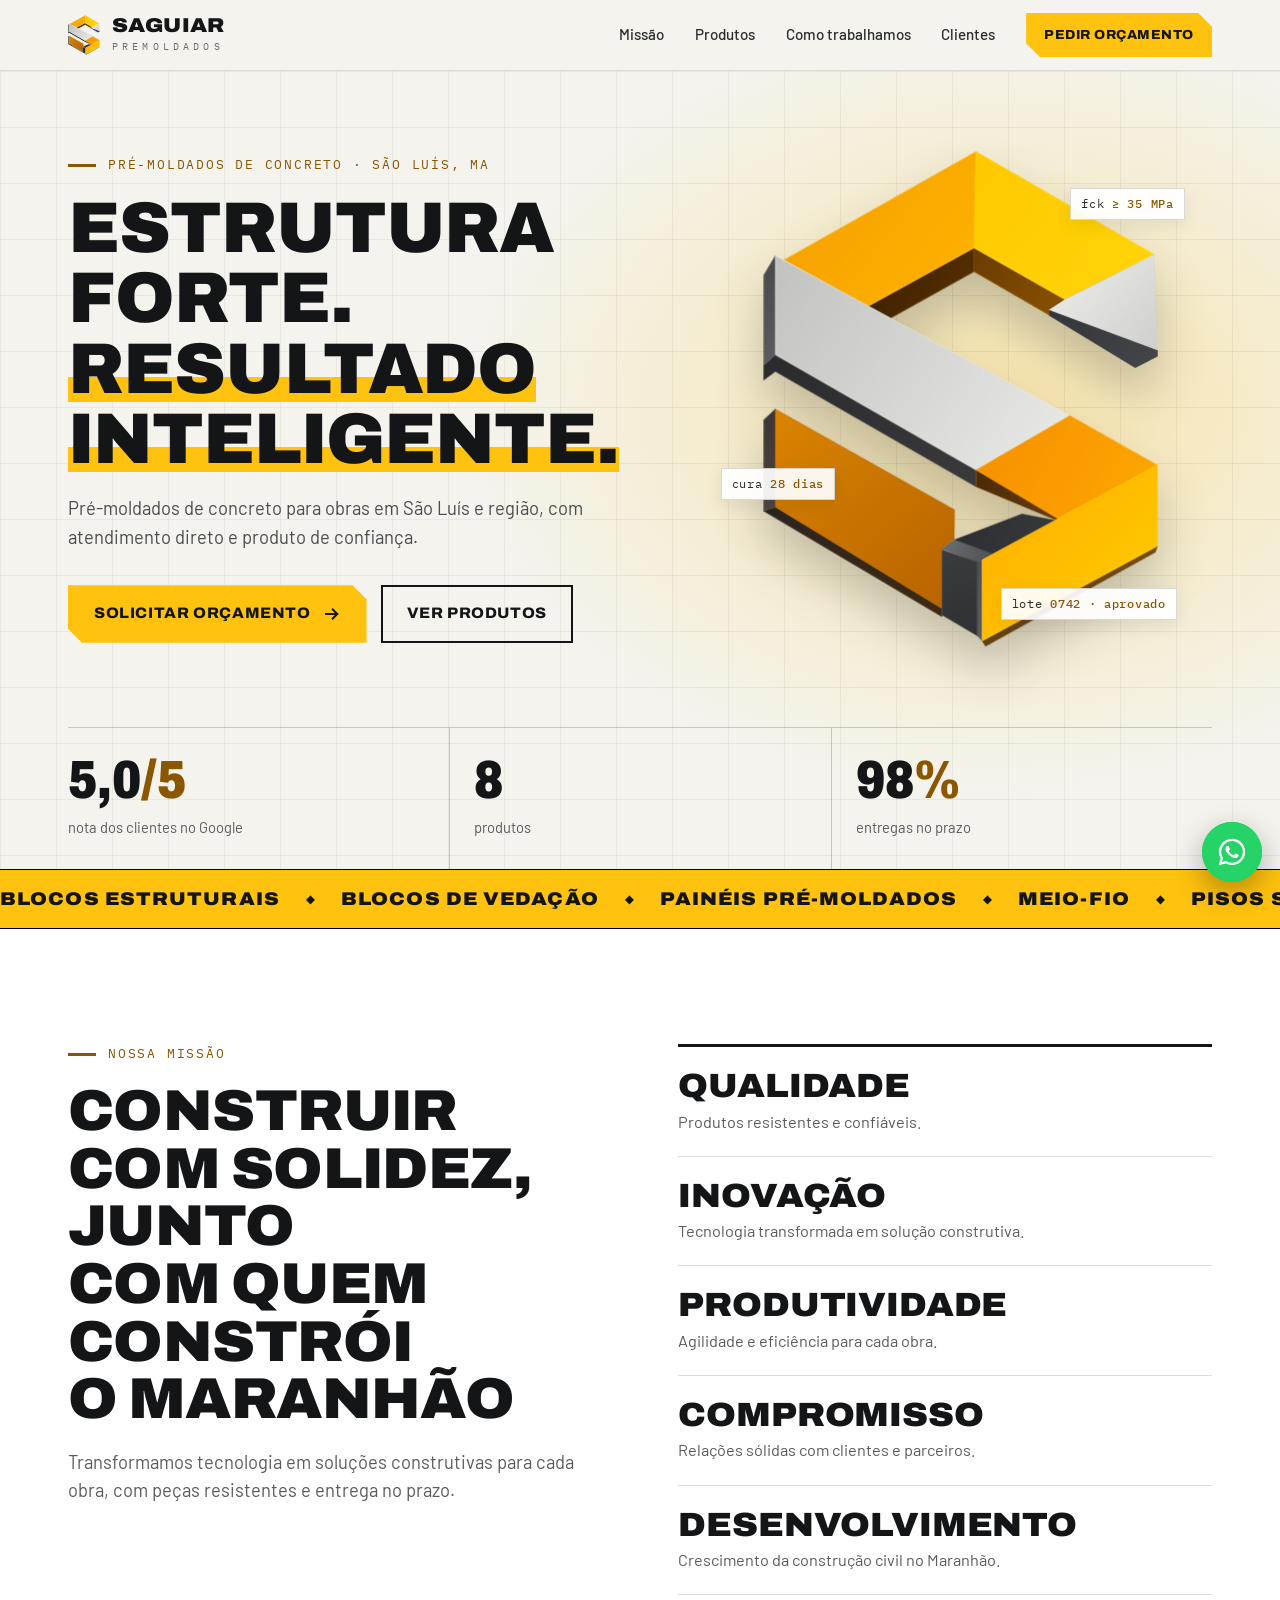
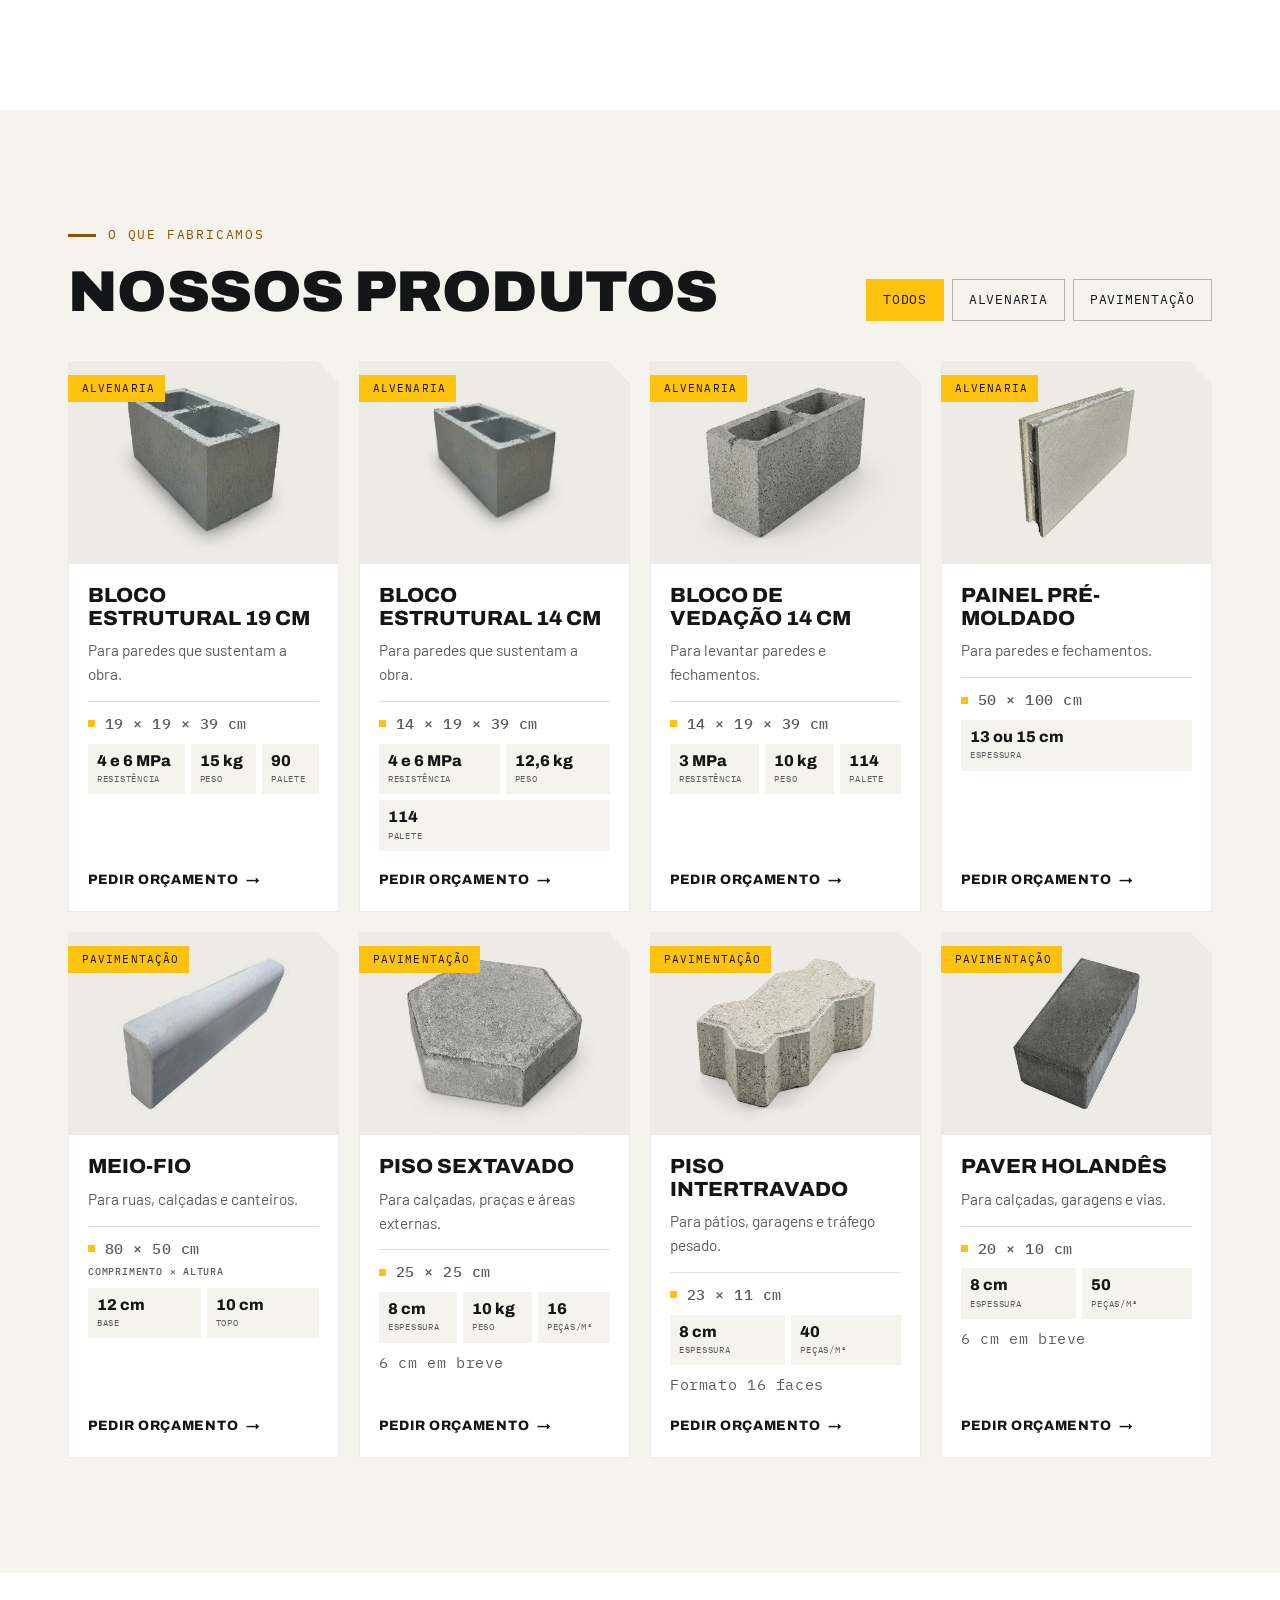
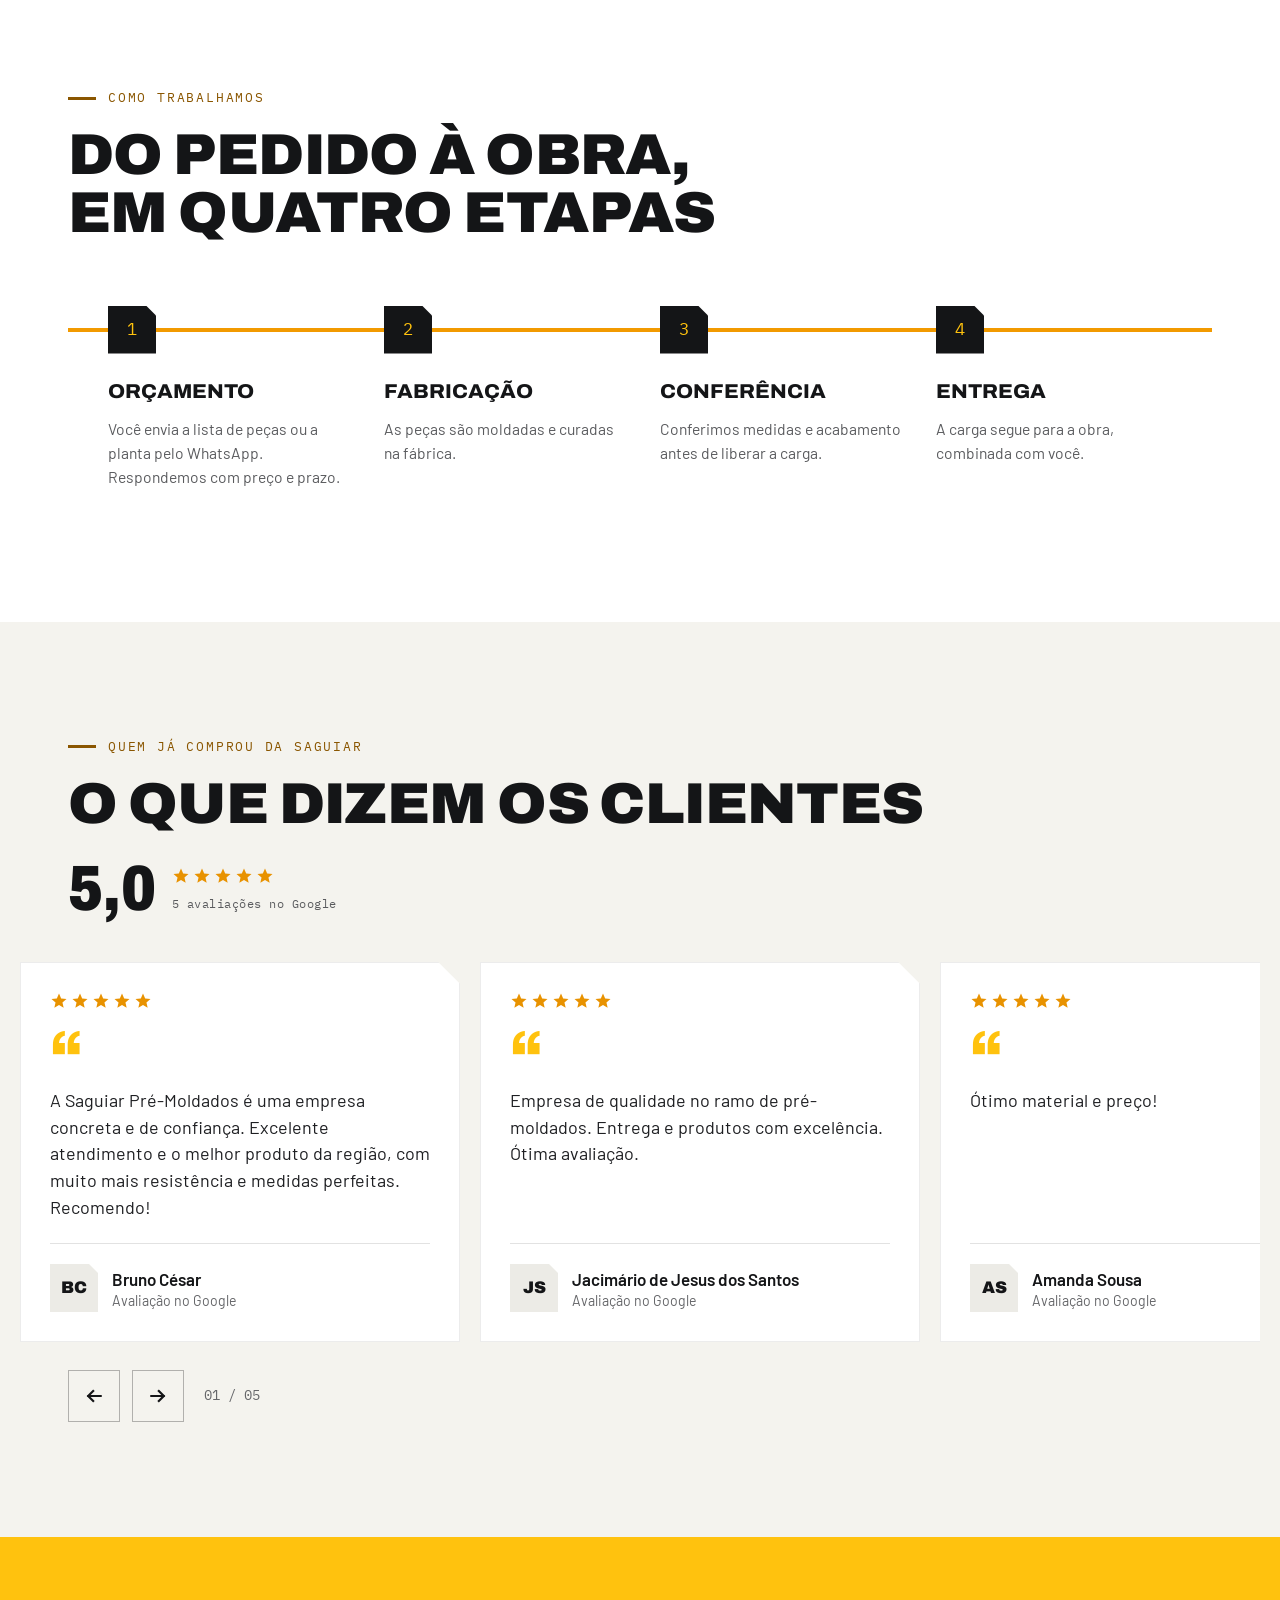
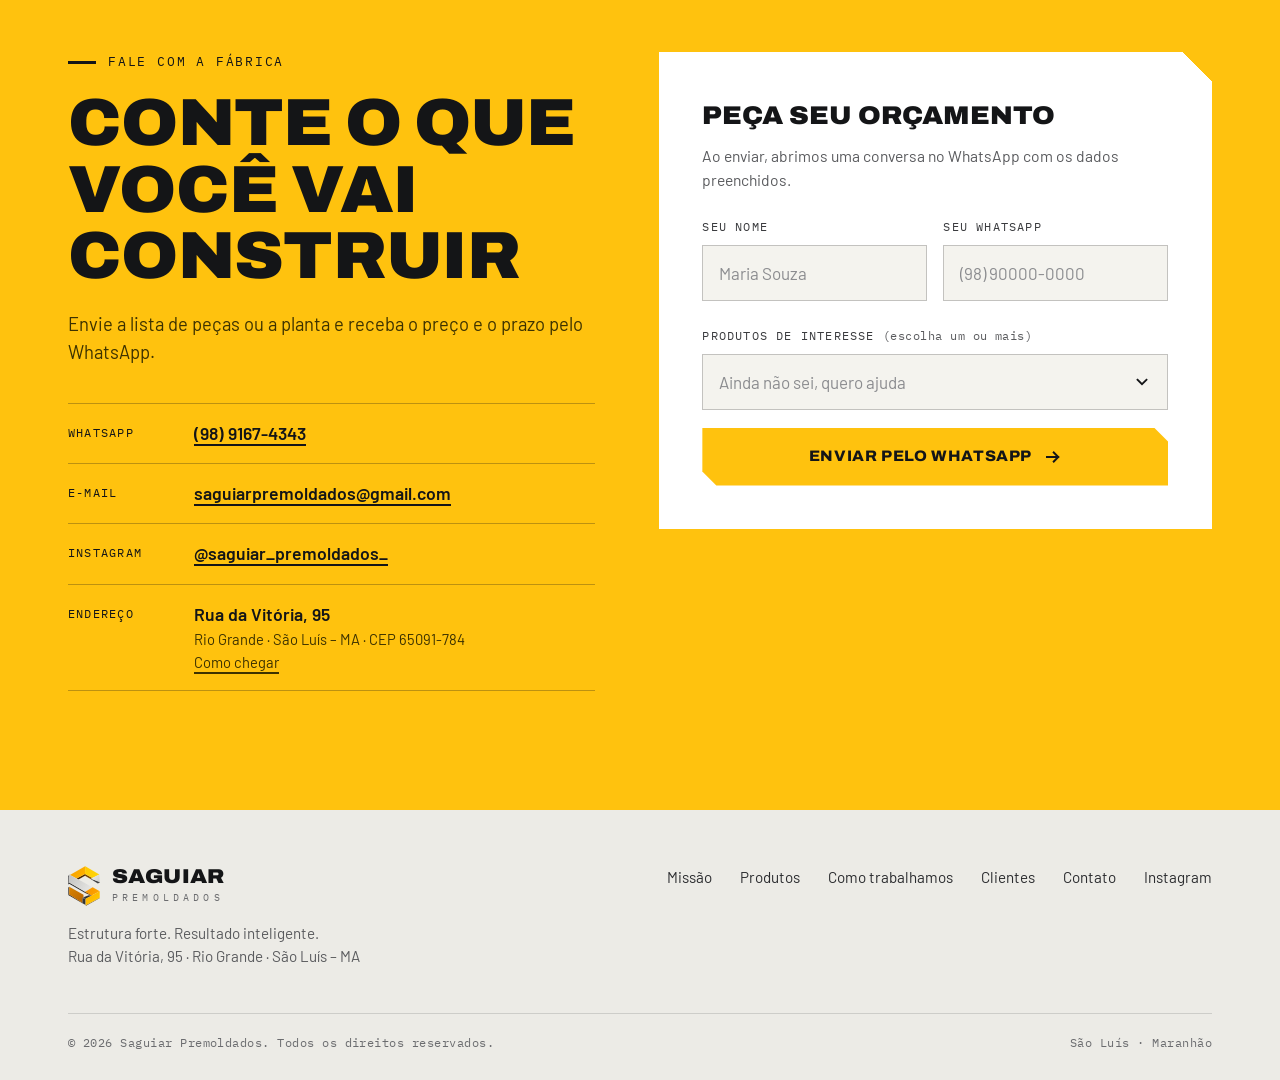
<file: index.html>
<!doctype html>
<html lang="pt-BR">
<head>
  <meta charset="utf-8">
  <meta name="viewport" content="width=device-width, initial-scale=1, viewport-fit=cover">
  <title>Saguiar Premoldados | Pré-moldados de concreto em São Luís – MA</title>
  <meta name="description" content="Saguiar Premoldados fabrica blocos de concreto, painéis, meio-fio, pisos intertravados, sextavados e paver holandês em São Luís, Maranhão. Peça seu orçamento pelo WhatsApp.">
  <meta name="theme-color" content="#f4f3ee">
  <meta name="robots" content="index, follow">

  <meta property="og:type" content="website">
  <meta property="og:locale" content="pt_BR">
  <meta property="og:site_name" content="Saguiar Premoldados">
  <meta property="og:title" content="Saguiar Premoldados | Estrutura forte. Resultado inteligente.">
  <meta property="og:description" content="Pré-moldados de concreto em São Luís – MA. Blocos, painéis, meio-fio e pisos.">
  <meta property="og:image" content="assets/img/og-image.png">
  <meta property="og:image:width" content="1200">
  <meta property="og:image:height" content="630">
  <meta name="twitter:card" content="summary_large_image">

  <link rel="icon" href="assets/img/favicon.svg" type="image/svg+xml">
  <link rel="icon" href="assets/img/favicon-32.png" type="image/png" sizes="32x32">
  <link rel="apple-touch-icon" href="assets/img/apple-touch-icon.png">
  <link rel="manifest" href="site.webmanifest">

  <link rel="preconnect" href="https://fonts.googleapis.com">
  <link rel="preconnect" href="https://fonts.gstatic.com" crossorigin>
  <link rel="stylesheet" href="https://fonts.googleapis.com/css2?family=Archivo:wdth,wght@62..125,400..900&amp;family=Barlow:wght@400;500;600&amp;family=IBM+Plex+Mono:wght@400;500&amp;display=swap">
  <link rel="stylesheet" href="assets/css/styles.css?v=20261022">
  <script src="assets/js/boot.js?v=20261022"></script>

  <script type="application/ld+json">
  {
    "@context": "https://schema.org",
    "@type": "HomeAndConstructionBusiness",
    "name": "Saguiar Premoldados",
    "slogan": "Estrutura forte. Resultado inteligente.",
    "description": "Fábrica de pré-moldados de concreto em São Luís, Maranhão.",
    "telephone": "+559891674343",
    "email": "saguiarpremoldados@gmail.com",
    "address": {
      "@type": "PostalAddress",
      "streetAddress": "Rua da Vitória, 95 - Rio Grande",
      "addressLocality": "São Luís",
      "addressRegion": "MA",
      "postalCode": "65091-784",
      "addressCountry": "BR"
    },
    "areaServed": "São Luís, MA",
    "sameAs": ["https://www.instagram.com/saguiar_premoldados_/"]
  }
  </script>
</head>
<body>
  <a class="skip-link" href="#conteudo">Ir para o conteúdo</a>

  <!-- Definições gráficas compartilhadas (marca, ícones e filtros das ilustrações) -->
  <svg class="sprite" aria-hidden="true" focusable="false">
    <defs>
      <linearGradient id="lg0" gradientUnits="userSpaceOnUse" x1="470" y1="572" x2="838" y2="817"><stop offset="0" stop-color="#3a1e00"/><stop offset="1" stop-color="#5a3200"/></linearGradient><linearGradient id="lg1" gradientUnits="userSpaceOnUse" x1="838" y1="572" x2="1155" y2="806"><stop offset="0" stop-color="#6a3c00"/><stop offset="1" stop-color="#8a5200"/></linearGradient><linearGradient id="lg2" gradientUnits="userSpaceOnUse" x1="175" y1="236" x2="845" y2="775"><stop offset="0" stop-color="#F59E00"/><stop offset="1" stop-color="#FFB400"/></linearGradient><linearGradient id="lg3" gradientUnits="userSpaceOnUse" x1="838" y1="236" x2="1465" y2="752"><stop offset="0" stop-color="#FFC800"/><stop offset="1" stop-color="#FFD60A"/></linearGradient><linearGradient id="lg4" gradientUnits="userSpaceOnUse" x1="1100" y1="788" x2="1478" y2="990"><stop offset="0" stop-color="#34353a"/><stop offset="1" stop-color="#45464a"/></linearGradient><linearGradient id="lg5" gradientUnits="userSpaceOnUse" x1="1100" y1="598" x2="1478" y2="928"><stop offset="0" stop-color="#EFEFED"/><stop offset="1" stop-color="#CFCFCD"/></linearGradient><linearGradient id="lg6" gradientUnits="userSpaceOnUse" x1="104" y1="945" x2="845" y2="1405"><stop offset="0" stop-color="#2b2b2d"/><stop offset="1" stop-color="#3a3a3c"/></linearGradient><linearGradient id="lg7" gradientUnits="userSpaceOnUse" x1="104" y1="599" x2="145" y2="982"><stop offset="0" stop-color="#48494c"/><stop offset="1" stop-color="#5c5d60"/></linearGradient><linearGradient id="lg8" gradientUnits="userSpaceOnUse" x1="145" y1="599" x2="1172" y2="1347"><stop offset="0" stop-color="#C2C2C0"/><stop offset="1" stop-color="#EAEAE8"/></linearGradient><linearGradient id="lg9" gradientUnits="userSpaceOnUse" x1="104" y1="1476" x2="726" y2="1858"><stop offset="0" stop-color="#2a2420"/><stop offset="1" stop-color="#3e2a14"/></linearGradient><linearGradient id="lg10" gradientUnits="userSpaceOnUse" x1="104" y1="1134" x2="145" y2="1490"><stop offset="0" stop-color="#3b3633"/><stop offset="1" stop-color="#4d4743"/></linearGradient><linearGradient id="lg11" gradientUnits="userSpaceOnUse" x1="145" y1="1134" x2="770" y2="1830"><stop offset="0" stop-color="#D98400"/><stop offset="1" stop-color="#B86300"/></linearGradient><linearGradient id="lg12" gradientUnits="userSpaceOnUse" x1="770" y1="1500" x2="1130" y2="1668"><stop offset="0" stop-color="#2c2d30"/><stop offset="1" stop-color="#3a3b3e"/></linearGradient><linearGradient id="lg13" gradientUnits="userSpaceOnUse" x1="726" y1="1590" x2="905" y2="1668"><stop offset="0" stop-color="#6d7075"/><stop offset="1" stop-color="#4b4e52"/></linearGradient><linearGradient id="lg14" gradientUnits="userSpaceOnUse" x1="726" y1="1625" x2="850" y2="1925"><stop offset="0" stop-color="#3a3c40"/><stop offset="1" stop-color="#2f3033"/></linearGradient><linearGradient id="lg15" gradientUnits="userSpaceOnUse" x1="850" y1="1660" x2="866" y2="1943"><stop offset="0" stop-color="#4c4e52"/><stop offset="1" stop-color="#5a5c60"/></linearGradient><linearGradient id="lg16" gradientUnits="userSpaceOnUse" x1="845" y1="1347" x2="1130" y2="1524"><stop offset="0" stop-color="#4a2a08"/><stop offset="1" stop-color="#6a3c0c"/></linearGradient><linearGradient id="lg17" gradientUnits="userSpaceOnUse" x1="845" y1="1157" x2="1478" y2="1517"><stop offset="0" stop-color="#F59000"/><stop offset="1" stop-color="#FFA800"/></linearGradient><linearGradient id="lg18" gradientUnits="userSpaceOnUse" x1="866" y1="1612" x2="1478" y2="1962"><stop offset="0" stop-color="#5a3a10"/><stop offset="1" stop-color="#7a5018"/></linearGradient><linearGradient id="lg19" gradientUnits="userSpaceOnUse" x1="866" y1="1328" x2="1478" y2="1943"><stop offset="0" stop-color="#FFAD00"/><stop offset="1" stop-color="#FFCE00"/></linearGradient>
      <g id="s-mark"><polygon points="470,775 838,572 838,655 547,817" fill="url(#lg0)" stroke="#5a3200" stroke-width="1.5" stroke-linejoin="round"/><polygon points="838,572 1155,752 1100,806 838,655" fill="url(#lg1)" stroke="#8a5200" stroke-width="1.5" stroke-linejoin="round"/><polygon points="845,236 175,614 470,775 838,572" fill="url(#lg2)" stroke="#FFB400" stroke-width="1.5" stroke-linejoin="round"/><polygon points="845,236 1465,594 1155,752 838,572" fill="url(#lg3)" stroke="#FFD60A" stroke-width="1.5" stroke-linejoin="round"/><polygon points="1100,788 1478,928 1478,950 1400,990 1100,808" fill="url(#lg4)" stroke="#45464a" stroke-width="1.5" stroke-linejoin="round"/><polygon points="1155,752 1465,598 1478,928 1100,788" fill="url(#lg5)" stroke="#CFCFCD" stroke-width="1.5" stroke-linejoin="round"/><polygon points="104,982 145,945 845,1347 845,1405 145,1003 104,1034" fill="url(#lg6)" stroke="#3a3a3c" stroke-width="1.5" stroke-linejoin="round"/><polygon points="104,668 145,599 145,945 104,982" fill="url(#lg7)" stroke="#5c5d60" stroke-width="1.5" stroke-linejoin="round"/><polygon points="145,599 1172,1157 845,1347 145,945" fill="url(#lg8)" stroke="#EAEAE8" stroke-width="1.5" stroke-linejoin="round"/><polygon points="104,1490 145,1476 726,1830 726,1858" fill="url(#lg9)" stroke="#3e2a14" stroke-width="1.5" stroke-linejoin="round"/><polygon points="104,1172 145,1134 145,1476 104,1490" fill="url(#lg10)" stroke="#4d4743" stroke-width="1.5" stroke-linejoin="round"/><polygon points="145,1134 770,1485 769,1590 726,1622 726,1830 145,1476" fill="url(#lg11)" stroke="#B86300" stroke-width="1.5" stroke-linejoin="round"/><polygon points="770,1590 1005,1500 1130,1524 905,1640 850,1668" fill="url(#lg12)" stroke="#3a3b3e" stroke-width="1.5" stroke-linejoin="round"/><polygon points="726,1622 770,1590 905,1640 850,1668" fill="url(#lg13)" stroke="#4b4e52" stroke-width="1.5" stroke-linejoin="round"/><polygon points="726,1625 850,1668 850,1925 726,1852" fill="url(#lg14)" stroke="#2f3033" stroke-width="1.5" stroke-linejoin="round"/><polygon points="850,1668 866,1660 866,1943 850,1925" fill="url(#lg15)" stroke="#5a5c60" stroke-width="1.5" stroke-linejoin="round"/><polygon points="845,1347 1130,1502 1130,1524 845,1405" fill="url(#lg16)" stroke="#6a3c0c" stroke-width="1.5" stroke-linejoin="round"/><polygon points="845,1347 1172,1157 1478,1330 1130,1517" fill="url(#lg17)" stroke="#FFA800" stroke-width="1.5" stroke-linejoin="round"/><polygon points="866,1943 1478,1612 1470,1634 878,1962" fill="url(#lg18)" stroke="#7a5018" stroke-width="1.5" stroke-linejoin="round"/><polygon points="866,1660 1478,1328 1478,1612 866,1943" fill="url(#lg19)" stroke="#FFCE00" stroke-width="1.5" stroke-linejoin="round"/></g>
      <symbol id="i-star" viewBox="0 0 24 24"><path d="m12 2 2.9 6.6 7.1.7-5.4 4.7 1.6 7L12 17.3 5.8 21l1.6-7L2 9.3l7.1-.7z"/></symbol>
      <symbol id="i-arrow" viewBox="0 0 24 24"><path d="M4 12h15M13 6l6 6-6 6" fill="none" stroke="currentColor" stroke-width="2.6" stroke-linecap="square"/></symbol>
      <symbol id="i-arrow-left" viewBox="0 0 24 24"><path d="M20 12H5M11 6l-6 6 6 6" fill="none" stroke="currentColor" stroke-width="2.6" stroke-linecap="square"/></symbol>
    </defs>
  </svg>

  <header class="site-header">
    <div class="wrap">
      <a class="brand" href="#topo" aria-label="Saguiar Premoldados, início">
        <svg class="brand__mark" viewBox="95 225 1395 1750" aria-hidden="true" focusable="false"><use href="#s-mark"/></svg>
        <span><span class="brand__name">SAGUIAR</span><span class="brand__sub">PREMOLDADOS</span></span>
      </a>
      <button class="nav-toggle" type="button" aria-label="Abrir menu" aria-expanded="false" aria-controls="menu"><span></span><span></span><span></span></button>
      <nav class="nav" id="menu" aria-label="Principal">
        <a href="#sobre">Missão</a>
        <a href="#produtos">Produtos</a>
        <a href="#processo">Como trabalhamos</a>
        <a href="#avaliacoes">Clientes</a>
        <a class="btn" href="#contato">Pedir orçamento</a>
      </nav>
    </div>
  </header>

  <main id="conteudo">
    <!-- Topo -->
    <section class="section hero" id="topo" aria-labelledby="hero-title">
      <div class="wrap">
        <div class="hero__grid">
          <div>
            <p class="eyebrow">Pré-moldados de concreto · São Luís, MA</p>
            <h1 id="hero-title">Estrutura forte. <em>Resultado inteligente.</em></h1>
            <p class="lead">Pré-moldados de concreto para obras em São Luís e região, com atendimento direto e produto de confiança.</p>
            <div class="hero__cta">
              <a class="btn" href="#contato">Solicitar orçamento <svg aria-hidden="true"><use href="#i-arrow"/></svg></a>
              <a class="btn btn--ghost" href="#produtos">Ver produtos</a>
            </div>
          </div>

          <div class="stage" aria-hidden="true">
            <div class="stage__mark">
              <svg class="stage__logo" viewBox="95 225 1395 1750" aria-hidden="true" focusable="false">
          <g class="pc" style="--i:0;--x:0px;--y:-60px"><polygon points="470,775 838,572 838,655 547,817" fill="url(#lg0)" stroke="#5a3200" stroke-width="1.5" stroke-linejoin="round"/><polygon points="838,572 1155,752 1100,806 838,655" fill="url(#lg1)" stroke="#8a5200" stroke-width="1.5" stroke-linejoin="round"/></g>
          <g class="pc" style="--i:1;--x:0px;--y:-220px"><polygon points="845,236 175,614 470,775 838,572" fill="url(#lg2)" stroke="#FFB400" stroke-width="1.5" stroke-linejoin="round"/><polygon points="845,236 1465,594 1155,752 838,572" fill="url(#lg3)" stroke="#FFD60A" stroke-width="1.5" stroke-linejoin="round"/></g>
          <g class="pc" style="--i:2;--x:220px;--y:0px"><polygon points="1100,788 1478,928 1478,950 1400,990 1100,808" fill="url(#lg4)" stroke="#45464a" stroke-width="1.5" stroke-linejoin="round"/><polygon points="1155,752 1465,598 1478,928 1100,788" fill="url(#lg5)" stroke="#CFCFCD" stroke-width="1.5" stroke-linejoin="round"/></g>
          <g class="pc" style="--i:3;--x:-220px;--y:0px"><polygon points="104,982 145,945 845,1347 845,1405 145,1003 104,1034" fill="url(#lg6)" stroke="#3a3a3c" stroke-width="1.5" stroke-linejoin="round"/><polygon points="104,668 145,599 145,945 104,982" fill="url(#lg7)" stroke="#5c5d60" stroke-width="1.5" stroke-linejoin="round"/><polygon points="145,599 1172,1157 845,1347 145,945" fill="url(#lg8)" stroke="#EAEAE8" stroke-width="1.5" stroke-linejoin="round"/></g>
          <g class="pc" style="--i:4;--x:0px;--y:220px"><polygon points="104,1490 145,1476 726,1830 726,1858" fill="url(#lg9)" stroke="#3e2a14" stroke-width="1.5" stroke-linejoin="round"/><polygon points="104,1172 145,1134 145,1476 104,1490" fill="url(#lg10)" stroke="#4d4743" stroke-width="1.5" stroke-linejoin="round"/><polygon points="145,1134 770,1485 769,1590 726,1622 726,1830 145,1476" fill="url(#lg11)" stroke="#B86300" stroke-width="1.5" stroke-linejoin="round"/></g>
          <g class="pc" style="--i:5;--x:0px;--y:180px"><polygon points="770,1590 1005,1500 1130,1524 905,1640 850,1668" fill="url(#lg12)" stroke="#3a3b3e" stroke-width="1.5" stroke-linejoin="round"/><polygon points="726,1622 770,1590 905,1640 850,1668" fill="url(#lg13)" stroke="#4b4e52" stroke-width="1.5" stroke-linejoin="round"/><polygon points="726,1625 850,1668 850,1925 726,1852" fill="url(#lg14)" stroke="#2f3033" stroke-width="1.5" stroke-linejoin="round"/><polygon points="850,1668 866,1660 866,1943 850,1925" fill="url(#lg15)" stroke="#5a5c60" stroke-width="1.5" stroke-linejoin="round"/></g>
          <g class="pc" style="--i:6;--x:220px;--y:140px"><polygon points="845,1347 1130,1502 1130,1524 845,1405" fill="url(#lg16)" stroke="#6a3c0c" stroke-width="1.5" stroke-linejoin="round"/><polygon points="845,1347 1172,1157 1478,1330 1130,1517" fill="url(#lg17)" stroke="#FFA800" stroke-width="1.5" stroke-linejoin="round"/><polygon points="866,1943 1478,1612 1470,1634 878,1962" fill="url(#lg18)" stroke="#7a5018" stroke-width="1.5" stroke-linejoin="round"/><polygon points="866,1660 1478,1328 1478,1612 866,1943" fill="url(#lg19)" stroke="#FFCE00" stroke-width="1.5" stroke-linejoin="round"/></g>
        </svg>
            </div>
            <span class="tag tag--1">fck <b>≥ 35 MPa</b></span>
            <span class="tag tag--2">cura <b>28 dias</b></span>
            <span class="tag tag--3">lote <b>0742 · aprovado</b></span>
          </div>
        </div>

        <div class="stats">
          <div><strong><span data-count="5" data-decimals="1">5,0</span><i>/5</i></strong><span>nota dos clientes no Google</span></div>
          <div><strong><span data-count="8">8</span></strong><span>produtos</span></div>
          <div><strong><span data-count="98">98</span><i>%</i></strong><span>entregas no prazo</span></div>
        </div>
      </div>
    </section>

    <div class="marquee" aria-hidden="true">
      <div class="marquee__track">
        <div class="marquee__group">
          <span class="marquee__item">Blocos estruturais</span>
          <span class="marquee__item">Blocos de vedação</span>
          <span class="marquee__item">Painéis pré-moldados</span>
          <span class="marquee__item">Meio-fio</span>
          <span class="marquee__item">Pisos sextavados</span>
          <span class="marquee__item">Pisos intertravados</span>
          <span class="marquee__item">Paver holandês</span>
        </div>
      </div>
    </div>

    <!-- Missão -->
    <section class="section section--white" id="sobre" aria-labelledby="sobre-title">
      <div class="wrap about">
        <div>
          <p class="eyebrow rv">Nossa missão</p>
          <h2 class="rv" id="sobre-title">Construir com solidez, junto com quem constrói o Maranhão</h2>
          <p class="lead rv">Transformamos tecnologia em soluções construtivas para cada obra, com peças resistentes e entrega no prazo.</p>
        </div>
        <ul class="values">
          <li class="rv"><b>Qualidade</b><span>Produtos resistentes e confiáveis.</span></li>
          <li class="rv" style="--d:.06s"><b>Inovação</b><span>Tecnologia transformada em solução construtiva.</span></li>
          <li class="rv" style="--d:.12s"><b>Produtividade</b><span>Agilidade e eficiência para cada obra.</span></li>
          <li class="rv" style="--d:.18s"><b>Compromisso</b><span>Relações sólidas com clientes e parceiros.</span></li>
          <li class="rv" style="--d:.24s"><b>Desenvolvimento</b><span>Crescimento da construção civil no Maranhão.</span></li>
        </ul>
      </div>
    </section>

    <!-- Produtos -->
    <section class="section" id="produtos" aria-labelledby="produtos-title">
      <div class="wrap">
        <div class="products__head">
          <div>
            <p class="eyebrow rv">O que fabricamos</p>
            <h2 class="rv" id="produtos-title">Nossos produtos</h2>
          </div>
          <div class="filters rv" role="group" aria-label="Filtrar produtos por categoria">
            <button type="button" aria-pressed="true" data-filter="all">Todos</button>
            <button type="button" aria-pressed="false" data-filter="Alvenaria">Alvenaria</button>
            <button type="button" aria-pressed="false" data-filter="Pavimentação">Pavimentação</button>
          </div>
        </div>

        <ul class="grid">
          <li class="card" data-cat="Alvenaria">
            <div class="card__media"><img src="assets/img/produtos/bloco-estrutural.jpg" width="960" height="720" alt="Bloco de concreto estrutural de 19 cm com dois furos" loading="lazy" decoding="async"><span class="card__cat">Alvenaria</span></div>
            <div class="card__body">
              <h3>Bloco estrutural 19 cm</h3>
              <p>Para paredes que sustentam a obra.</p>
              <div class="card__spec">
                <div class="spec">
                  <p class="spec__size">19 × 19 × 39 cm</p>
                  <dl class="spec__stats"><div><dt>Resistência</dt><dd>4 e 6 MPa</dd></div><div><dt>Peso</dt><dd>15 kg</dd></div><div><dt>Palete</dt><dd>90</dd></div></dl>
                </div>
              </div>
              <a class="card__cta" href="#contato" data-ask="Bloco estrutural 19 cm">Pedir orçamento</a>
            </div>
          </li>
          <li class="card" data-cat="Alvenaria">
            <div class="card__media"><img src="assets/img/produtos/bloco-estrutural.jpg" style="--fit:.8" width="960" height="720" alt="Bloco de concreto estrutural de 14 cm com dois furos" loading="lazy" decoding="async"><span class="card__cat">Alvenaria</span></div>
            <div class="card__body">
              <h3>Bloco estrutural 14 cm</h3>
              <p>Para paredes que sustentam a obra.</p>
              <div class="card__spec">
                <div class="spec">
                  <p class="spec__size">14 × 19 × 39 cm</p>
                  <dl class="spec__stats"><div><dt>Resistência</dt><dd>4 e 6 MPa</dd></div><div><dt>Peso</dt><dd>12,6 kg</dd></div><div><dt>Palete</dt><dd>114</dd></div></dl>
                </div>
              </div>
              <a class="card__cta" href="#contato" data-ask="Bloco estrutural 14 cm">Pedir orçamento</a>
            </div>
          </li>
          <li class="card" data-cat="Alvenaria">
            <div class="card__media"><img src="assets/img/produtos/bloco-vedacao.jpg" width="960" height="720" alt="Bloco de concreto de vedação de 14 cm com dois furos" loading="lazy" decoding="async"><span class="card__cat">Alvenaria</span></div>
            <div class="card__body">
              <h3>Bloco de vedação 14 cm</h3>
              <p>Para levantar paredes e fechamentos.</p>
              <div class="card__spec">
                <div class="spec">
                  <p class="spec__size">14 × 19 × 39 cm</p>
                  <dl class="spec__stats"><div><dt>Resistência</dt><dd>3 MPa</dd></div><div><dt>Peso</dt><dd>10 kg</dd></div><div><dt>Palete</dt><dd>114</dd></div></dl>
                </div>
              </div>
              <a class="card__cta" href="#contato" data-ask="Bloco de vedação 14 cm">Pedir orçamento</a>
            </div>
          </li>
          <li class="card" data-cat="Alvenaria">
            <div class="card__media"><img src="assets/img/produtos/painel.jpg" width="960" height="720" alt="Painel pré-moldado de concreto" loading="lazy" decoding="async"><span class="card__cat">Alvenaria</span></div>
            <div class="card__body">
              <h3>Painel pré-moldado</h3>
              <p>Para paredes e fechamentos.</p>
              <div class="card__spec">
                <div class="spec">
                  <p class="spec__size">50 × 100 cm</p>
                  <dl class="spec__stats"><div><dt>Espessura</dt><dd>13 ou 15 cm</dd></div></dl>
                </div>
              </div>
              <a class="card__cta" href="#contato" data-ask="Painel pré-moldado">Pedir orçamento</a>
            </div>
          </li>
          <li class="card" data-cat="Pavimentação">
            <div class="card__media"><img src="assets/img/produtos/meio-fio.jpg" width="960" height="720" alt="Meio-fio de concreto" loading="lazy" decoding="async"><span class="card__cat">Pavimentação</span></div>
            <div class="card__body">
              <h3>Meio-fio</h3>
              <p>Para ruas, calçadas e canteiros.</p>
              <div class="card__spec">
                <div class="spec">
                  <p class="spec__size">80 × 50 cm <small>comprimento × altura</small></p>
                  <dl class="spec__stats"><div><dt>Base</dt><dd>12 cm</dd></div><div><dt>Topo</dt><dd>10 cm</dd></div></dl>
                </div>
              </div>
              <a class="card__cta" href="#contato" data-ask="Meio-fio">Pedir orçamento</a>
            </div>
          </li>
          <li class="card" data-cat="Pavimentação">
            <div class="card__media"><img src="assets/img/produtos/piso-sextavado.jpg" width="960" height="720" alt="Piso de concreto sextavado" loading="lazy" decoding="async"><span class="card__cat">Pavimentação</span></div>
            <div class="card__body">
              <h3>Piso sextavado</h3>
              <p>Para calçadas, praças e áreas externas.</p>
              <div class="card__spec">
                <div class="spec">
                  <p class="spec__size">25 × 25 cm</p>
                  <dl class="spec__stats"><div><dt>Espessura</dt><dd>8 cm</dd></div><div><dt>Peso</dt><dd>10 kg</dd></div><div><dt>Peças/m²</dt><dd>16</dd></div></dl>
                  <p class="spec__note">6 cm em breve</p>
                </div>
              </div>
              <a class="card__cta" href="#contato" data-ask="Piso sextavado">Pedir orçamento</a>
            </div>
          </li>
          <li class="card" data-cat="Pavimentação">
            <div class="card__media"><img src="assets/img/produtos/piso-intertravado.jpg" width="960" height="720" alt="Piso de concreto intertravado" loading="lazy" decoding="async"><span class="card__cat">Pavimentação</span></div>
            <div class="card__body">
              <h3>Piso intertravado</h3>
              <p>Para pátios, garagens e tráfego pesado.</p>
              <div class="card__spec">
                <div class="spec">
                  <p class="spec__size">23 × 11 cm</p>
                  <dl class="spec__stats"><div><dt>Espessura</dt><dd>8 cm</dd></div><div><dt>Peças/m²</dt><dd>40</dd></div></dl>
                  <p class="spec__note">Formato 16 faces</p>
                </div>
              </div>
              <a class="card__cta" href="#contato" data-ask="Piso intertravado">Pedir orçamento</a>
            </div>
          </li>
          <li class="card" data-cat="Pavimentação">
            <div class="card__media"><img src="assets/img/produtos/paver-holandes.jpg" width="960" height="720" alt="Paver holandês retangular de concreto" loading="lazy" decoding="async"><span class="card__cat">Pavimentação</span></div>
            <div class="card__body">
              <h3>Paver holandês</h3>
              <p>Para calçadas, garagens e vias.</p>
              <div class="card__spec">
                <div class="spec">
                  <p class="spec__size">20 × 10 cm</p>
                  <dl class="spec__stats"><div><dt>Espessura</dt><dd>8 cm</dd></div><div><dt>Peças/m²</dt><dd>50</dd></div></dl>
                  <p class="spec__note">6 cm em breve</p>
                </div>
              </div>
              <a class="card__cta" href="#contato" data-ask="Paver holandês">Pedir orçamento</a>
            </div>
          </li>
        </ul>
      </div>
    </section>

    <!-- Processo -->
    <section class="section section--white" id="processo" aria-labelledby="processo-title">
      <div class="wrap">
        <p class="eyebrow rv">Como trabalhamos</p>
        <h2 class="rv" id="processo-title">Do pedido à obra, em quatro etapas</h2>
        <ol class="steps">
          <li class="step rv">
            <span class="step__n" aria-hidden="true">1</span>
            <h3>Orçamento</h3>
            <p>Você envia a lista de peças ou a planta pelo WhatsApp. Respondemos com preço e prazo.</p>
          </li>
          <li class="step rv" style="--d:.12s">
            <span class="step__n" aria-hidden="true">2</span>
            <h3>Fabricação</h3>
            <p>As peças são moldadas e curadas na fábrica.</p>
          </li>
          <li class="step rv" style="--d:.24s">
            <span class="step__n" aria-hidden="true">3</span>
            <h3>Conferência</h3>
            <p>Conferimos medidas e acabamento antes de liberar a carga.</p>
          </li>
          <li class="step rv" style="--d:.36s">
            <span class="step__n" aria-hidden="true">4</span>
            <h3>Entrega</h3>
            <p>A carga segue para a obra, combinada com você.</p>
          </li>
        </ol>
      </div>
    </section>

    <!-- Avaliações -->
    <section class="section" id="avaliacoes" aria-labelledby="avaliacoes-title">
      <div class="wrap">
        <div class="reviews__head">
          <div>
            <p class="eyebrow rv">Quem já comprou da Saguiar</p>
            <h2 class="rv" id="avaliacoes-title">O que dizem os clientes</h2>
          </div>
          <div class="score rv">
            <strong>5,0</strong>
            <div>
              <span class="stars" role="img" aria-label="5 de 5 estrelas"><svg aria-hidden="true"><use href="#i-star" fill="currentColor"/></svg><svg aria-hidden="true"><use href="#i-star" fill="currentColor"/></svg><svg aria-hidden="true"><use href="#i-star" fill="currentColor"/></svg><svg aria-hidden="true"><use href="#i-star" fill="currentColor"/></svg><svg aria-hidden="true"><use href="#i-star" fill="currentColor"/></svg></span>
              <small>5 avaliações no Google</small>
            </div>
          </div>
        </div>

        <ul class="carousel" tabindex="0" aria-label="Avaliações de clientes">
          <li class="review">
            <span class="stars" role="img" aria-label="5 de 5 estrelas"><svg aria-hidden="true"><use href="#i-star" fill="currentColor"/></svg><svg aria-hidden="true"><use href="#i-star" fill="currentColor"/></svg><svg aria-hidden="true"><use href="#i-star" fill="currentColor"/></svg><svg aria-hidden="true"><use href="#i-star" fill="currentColor"/></svg><svg aria-hidden="true"><use href="#i-star" fill="currentColor"/></svg></span>
            <blockquote>A Saguiar Pré-Moldados é uma empresa concreta e de confiança. Excelente atendimento e o melhor produto da região, com muito mais resistência e medidas perfeitas. Recomendo!</blockquote>
            <div class="review__who"><span class="review__avatar" aria-hidden="true">BC</span><span><b>Bruno César</b><small>Avaliação no Google</small></span></div>
          </li>
          <li class="review">
            <span class="stars" role="img" aria-label="5 de 5 estrelas"><svg aria-hidden="true"><use href="#i-star" fill="currentColor"/></svg><svg aria-hidden="true"><use href="#i-star" fill="currentColor"/></svg><svg aria-hidden="true"><use href="#i-star" fill="currentColor"/></svg><svg aria-hidden="true"><use href="#i-star" fill="currentColor"/></svg><svg aria-hidden="true"><use href="#i-star" fill="currentColor"/></svg></span>
            <blockquote>Empresa de qualidade no ramo de pré-moldados. Entrega e produtos com excelência. Ótima avaliação.</blockquote>
            <div class="review__who"><span class="review__avatar" aria-hidden="true">JS</span><span><b>Jacimário de Jesus dos Santos</b><small>Avaliação no Google</small></span></div>
          </li>
          <li class="review">
            <span class="stars" role="img" aria-label="5 de 5 estrelas"><svg aria-hidden="true"><use href="#i-star" fill="currentColor"/></svg><svg aria-hidden="true"><use href="#i-star" fill="currentColor"/></svg><svg aria-hidden="true"><use href="#i-star" fill="currentColor"/></svg><svg aria-hidden="true"><use href="#i-star" fill="currentColor"/></svg><svg aria-hidden="true"><use href="#i-star" fill="currentColor"/></svg></span>
            <blockquote>Ótimo material e preço!</blockquote>
            <div class="review__who"><span class="review__avatar" aria-hidden="true">AS</span><span><b>Amanda Sousa</b><small>Avaliação no Google</small></span></div>
          </li>
          <li class="review">
            <span class="stars" role="img" aria-label="5 de 5 estrelas"><svg aria-hidden="true"><use href="#i-star" fill="currentColor"/></svg><svg aria-hidden="true"><use href="#i-star" fill="currentColor"/></svg><svg aria-hidden="true"><use href="#i-star" fill="currentColor"/></svg><svg aria-hidden="true"><use href="#i-star" fill="currentColor"/></svg><svg aria-hidden="true"><use href="#i-star" fill="currentColor"/></svg></span>
            <blockquote>Produto de qualidade, atendimento atencioso e entrega no combinado. Recomendo a Saguiar para quem precisa de pré-moldado de confiança.</blockquote>
            <div class="review__who"><span class="review__avatar" aria-hidden="true">K</span><span><b>Kaique</b><small>Avaliação no Google</small></span></div>
          </li>
          <li class="review">
            <span class="stars" role="img" aria-label="5 de 5 estrelas"><svg aria-hidden="true"><use href="#i-star" fill="currentColor"/></svg><svg aria-hidden="true"><use href="#i-star" fill="currentColor"/></svg><svg aria-hidden="true"><use href="#i-star" fill="currentColor"/></svg><svg aria-hidden="true"><use href="#i-star" fill="currentColor"/></svg><svg aria-hidden="true"><use href="#i-star" fill="currentColor"/></svg></span>
            <blockquote>Peças bem acabadas, preço justo e um atendimento que resolve rápido. Empresa séria, com certeza compro de novo.</blockquote>
            <div class="review__who"><span class="review__avatar" aria-hidden="true">ZF</span><span><b>Zaqueu Figueiredo</b><small>Avaliação no Google</small></span></div>
          </li>
        </ul>

        <div class="carousel-ctl">
          <button type="button" id="prev" aria-label="Avaliação anterior"><svg aria-hidden="true"><use href="#i-arrow-left"/></svg></button>
          <button type="button" id="next" aria-label="Próxima avaliação"><svg aria-hidden="true"><use href="#i-arrow"/></svg></button>
          <span class="carousel-ctl__count" aria-hidden="true">01 / 05</span>
        </div>
      </div>
    </section>

    <!-- Contato -->
    <section class="section section--yellow" id="contato" aria-labelledby="contato-title">
      <div class="wrap contact">
        <div>
          <p class="eyebrow rv">Fale com a fábrica</p>
          <h2 class="rv" id="contato-title">Conte o que você vai construir</h2>
          <p class="lead rv">Envie a lista de peças ou a planta e receba o preço e o prazo pelo WhatsApp.</p>
          <ul class="info rv">
            <li><span class="info__label">WhatsApp</span><div><b><a href="https://wa.me/559891674343" target="_blank" rel="noopener">(98) 9167-4343</a></b></div></li>
            <li><span class="info__label">E-mail</span><div><b><a href="mailto:saguiarpremoldados@gmail.com">saguiarpremoldados@gmail.com</a></b></div></li>
            <li><span class="info__label">Instagram</span><div><b><a href="https://www.instagram.com/saguiar_premoldados_/" target="_blank" rel="noopener">@saguiar_premoldados_</a></b></div></li>
            <li>
              <span class="info__label">Endereço</span>
              <div>
                <b>Rua da Vitória, 95</b>
                <small>Rio Grande · São Luís – MA · CEP 65091-784</small>
                <small><a href="https://maps.app.goo.gl/CEb4hHG2TJxkomzB6" target="_blank" rel="noopener">Como chegar</a></small>
              </div>
            </li>
          </ul>
        </div>

        <form class="form rv" id="form" novalidate>
          <h3>Peça seu orçamento</h3>
          <p class="form__intro">Ao enviar, abrimos uma conversa no WhatsApp com os dados preenchidos.</p>
          <div class="form__row">
            <div class="field" id="f-nome">
              <label for="nome">Seu nome</label>
              <input id="nome" name="nome" type="text" autocomplete="name" placeholder="Maria Souza" required>
              <span class="field__msg" role="alert"></span>
            </div>
            <div class="field" id="f-tel">
              <label for="tel">Seu WhatsApp</label>
              <input id="tel" name="tel" type="tel" inputmode="tel" autocomplete="tel" placeholder="(98) 90000-0000" required>
              <span class="field__msg" role="alert"></span>
            </div>
          </div>
          <div class="field multiselect" id="f-produto">
            <label for="produto-btn">Produtos de interesse <em>(escolha um ou mais)</em></label>
            <button class="ms__trigger" type="button" id="produto-btn" aria-haspopup="true" aria-expanded="false" aria-controls="produto-panel">
              <span class="ms__value is-placeholder">Ainda não sei, quero ajuda</span>
              <svg class="ms__chev" viewBox="0 0 24 24" aria-hidden="true" focusable="false"><path d="M6 9l6 6 6-6" fill="none" stroke="currentColor" stroke-width="2.4" stroke-linecap="square"/></svg>
            </button>
            <div class="ms__panel" id="produto-panel" role="group" aria-label="Produtos de interesse" hidden>
              <label class="ms__option"><input type="checkbox" name="produto" value="Bloco estrutural 19 cm" data-units="unidades,paletes"><span class="ms__box" aria-hidden="true"></span><span>Bloco estrutural 19 cm</span></label>
              <label class="ms__option"><input type="checkbox" name="produto" value="Bloco estrutural 14 cm" data-units="unidades,paletes"><span class="ms__box" aria-hidden="true"></span><span>Bloco estrutural 14 cm</span></label>
              <label class="ms__option"><input type="checkbox" name="produto" value="Bloco de vedação 14 cm" data-units="unidades,paletes"><span class="ms__box" aria-hidden="true"></span><span>Bloco de vedação 14 cm</span></label>
              <label class="ms__option"><input type="checkbox" name="produto" value="Painel pré-moldado" data-units="unidades,m²"><span class="ms__box" aria-hidden="true"></span><span>Painel pré-moldado</span></label>
              <label class="ms__option"><input type="checkbox" name="produto" value="Meio-fio" data-units="unidades"><span class="ms__box" aria-hidden="true"></span><span>Meio-fio</span></label>
              <label class="ms__option"><input type="checkbox" name="produto" value="Piso sextavado" data-units="m²,unidades"><span class="ms__box" aria-hidden="true"></span><span>Piso sextavado</span></label>
              <label class="ms__option"><input type="checkbox" name="produto" value="Piso intertravado" data-units="m²,unidades"><span class="ms__box" aria-hidden="true"></span><span>Piso intertravado</span></label>
              <label class="ms__option"><input type="checkbox" name="produto" value="Paver holandês" data-units="m²,unidades"><span class="ms__box" aria-hidden="true"></span><span>Paver holandês</span></label>
            </div>
          </div>
          <div class="qty" id="qty" hidden>
            <p class="qty__title">Quantidade de cada produto <em>(opcional)</em></p>
            <div class="qty__list" id="qty-list"></div>
          </div>
          <button class="btn" type="submit">Enviar pelo WhatsApp <svg aria-hidden="true"><use href="#i-arrow"/></svg></button>
          <div class="form__status" id="form-status" role="status" aria-live="polite"></div>
        </form>
      </div>
    </section>
  </main>

  <footer class="site-footer">
    <div class="wrap">
      <div class="footer__top">
        <div>
          <a class="brand" href="#topo" aria-label="Saguiar Premoldados, voltar ao topo">
            <svg class="brand__mark" viewBox="95 225 1395 1750" aria-hidden="true" focusable="false"><use href="#s-mark"/></svg>
            <span><span class="brand__name">SAGUIAR</span><span class="brand__sub">PREMOLDADOS</span></span>
          </a>
          <p class="footer__about">Estrutura forte. Resultado inteligente.<br>Rua da Vitória, 95 · Rio Grande · São Luís – MA</p>
        </div>
        <nav class="footer__nav" aria-label="Rodapé">
          <a href="#sobre">Missão</a>
          <a href="#produtos">Produtos</a>
          <a href="#processo">Como trabalhamos</a>
          <a href="#avaliacoes">Clientes</a>
          <a href="#contato">Contato</a>
          <a href="https://www.instagram.com/saguiar_premoldados_/" target="_blank" rel="noopener">Instagram</a>
        </nav>
      </div>
      <div class="footer__legal">
        <span>© <span id="year">2026</span> Saguiar Premoldados. Todos os direitos reservados.</span>
        <span>São Luís · Maranhão</span>
      </div>
    </div>
  </footer>

  <a class="wa" href="https://wa.me/559891674343?text=Ol%C3%A1%2C%20gostaria%20de%20um%20or%C3%A7amento." target="_blank" rel="noopener" aria-label="Falar com a Saguiar pelo WhatsApp">
    <svg viewBox="0 0 24 24" fill="currentColor" aria-hidden="true"><path d="M12.04 2a9.9 9.9 0 0 0-8.5 14.9L2 22l5.25-1.4A9.9 9.9 0 1 0 12.04 2Zm0 18a8.1 8.1 0 0 1-4.13-1.13l-.3-.18-3.1.83.83-3.03-.2-.31A8.1 8.1 0 1 1 12.04 20Zm4.45-6.06c-.24-.12-1.44-.71-1.66-.79-.22-.08-.39-.12-.55.12-.16.24-.63.79-.77.95-.14.16-.28.18-.52.06a6.6 6.6 0 0 1-1.95-1.2 7.3 7.3 0 0 1-1.35-1.68c-.14-.24 0-.37.1-.49.1-.1.24-.28.36-.42.12-.14.16-.24.24-.4.08-.16.04-.3-.02-.42-.06-.12-.55-1.32-.75-1.8-.2-.47-.4-.4-.55-.41h-.47c-.16 0-.42.06-.64.3-.22.24-.84.82-.84 2s.86 2.32.98 2.48c.12.16 1.7 2.6 4.1 3.64.57.25 1.02.4 1.37.5.58.18 1.1.16 1.51.1.46-.07 1.44-.59 1.64-1.16.2-.57.2-1.06.14-1.16-.06-.1-.22-.16-.46-.28Z"/></svg>
  </a>

  <script src="assets/js/config.js?v=20261022" defer></script>
  <script src="assets/js/main.js?v=20261022" defer></script>
</body>
</html>
</file>
<file: assets/css/styles.css>
/* ==========================================================================
   Saguiar Premoldados — folha de estilos
   Ordem: tokens > base > layout > componentes > seções > utilitários > responsivo
   ========================================================================== */

/* ---------- 1. Tokens ---------- */
:root {
  /* cores */
  --ink: #141517;
  --paper: #f4f3ee;
  --slab: #ecebe6;
  --white: #ffffff;
  --muted: #5a5b5e;
  --line: rgba(20, 21, 23, 0.14);
  --yellow: #ffc20e;
  --amber: #f29a00;
  --amber-ink: #8a5600;
  --whatsapp: #25d366;

  /* tipografia */
  --font-display: "Archivo", "Arial Narrow", Arial, sans-serif;
  --font-body: "Barlow", "Segoe UI", Arial, sans-serif;
  --font-mono: "IBM Plex Mono", Consolas, "Courier New", monospace;

  /* layout */
  --chamfer: 14px;
  --gutter: clamp(16px, 4vw, 48px);
  --header-h: 70px;
  --max: 1240px;
  --ease: cubic-bezier(0.2, 0.8, 0.2, 1);

  color-scheme: light;
}

/* ---------- 2. Base ---------- */
*,
*::before,
*::after { box-sizing: border-box; }

html {
  scroll-behavior: smooth;
  scroll-padding-top: calc(var(--header-h) + 8px);
  -webkit-text-size-adjust: 100%;
  text-size-adjust: 100%;
}

body {
  margin: 0;
  background: var(--paper);
  color: var(--ink);
  font-family: var(--font-body);
  font-size: 1.0625rem;
  line-height: 1.55;
  overflow-x: hidden;
  -webkit-font-smoothing: antialiased;
}

[hidden] { display: none !important; }

a { color: inherit; }
img, svg { max-width: 100%; }
h1, h2, h3, p, ul { margin: 0; }
ul { padding: 0; }
button, input, select, textarea { font: inherit; color: inherit; }
:focus-visible { outline: 2px solid var(--ink); outline-offset: 3px; }

.skip-link {
  position: absolute; left: 16px; top: -60px; z-index: 100;
  background: var(--ink); color: #fff; padding: 12px 18px; text-decoration: none; font-weight: 600;
  transition: top 0.2s;
}
.skip-link:focus { top: 12px; }

.sprite { position: absolute; width: 0; height: 0; overflow: hidden; }

.sr-only {
  position: absolute; width: 1px; height: 1px; margin: -1px; padding: 0;
  overflow: hidden; clip: rect(0 0 0 0); white-space: nowrap; border: 0;
}

/* ---------- 3. Layout ---------- */
.wrap {
  width: 100%;
  max-width: var(--max);
  margin-inline: auto;
  padding-inline: max(var(--gutter), env(safe-area-inset-left, 0px)) max(var(--gutter), env(safe-area-inset-right, 0px));
}

.section {
  position: relative;
  padding-block: clamp(52px, 9vw, 120px);
  background: var(--paper);
  color: var(--ink);
}
.section--white { background: var(--white); }
.section--yellow { background: var(--yellow); }

.eyebrow {
  display: flex; align-items: center; gap: 12px;
  margin-bottom: 18px;
  font-family: var(--font-mono); font-size: 0.8rem; letter-spacing: 0.14em; text-transform: uppercase;
  color: var(--amber-ink);
}
.eyebrow::before { content: ""; width: 28px; height: 3px; background: currentColor; }
.section--yellow .eyebrow { color: var(--ink); }

h1, h2, h3 { font-family: var(--font-display); text-transform: uppercase; text-wrap: balance; }
h2 {
  font-weight: 900; font-stretch: 104%;
  font-size: clamp(1.7rem, 4.6vw, 3.6rem); line-height: 1; letter-spacing: -0.01em;
}
.lead { margin-top: 20px; max-width: 56ch; color: var(--muted); font-size: 1.15rem; }

/* ---------- 4. Botões ---------- */
.btn {
  --c: var(--chamfer);
  display: inline-flex; align-items: center; gap: 12px;
  padding: 17px 26px;
  border: 0; cursor: pointer;
  background: var(--yellow); color: var(--ink);
  font-family: var(--font-display); font-weight: 800; font-stretch: 105%;
  font-size: 0.95rem; letter-spacing: 0.04em; text-transform: uppercase; text-decoration: none;
  clip-path: polygon(0 0, calc(100% - var(--c)) 0, 100% var(--c), 100% 100%, var(--c) 100%, 0 calc(100% - var(--c)));
  transition: background 0.2s, color 0.2s;
}
.btn svg { width: 18px; height: 18px; flex: none; transition: transform 0.25s; }
.btn:hover { background: var(--ink); color: var(--yellow); }
.btn:hover svg { transform: translateX(5px); }
.btn--ghost { background: transparent; clip-path: none; box-shadow: inset 0 0 0 2px var(--ink); }
.btn--ghost:hover { background: var(--ink); color: #fff; }

/* ---------- 5. Cabeçalho ---------- */
.site-header {
  position: sticky; top: env(safe-area-inset-top, 0px); z-index: 50;
  background: rgba(244, 243, 238, 0.88);
  -webkit-backdrop-filter: blur(14px); backdrop-filter: blur(14px);
  border-bottom: 1px solid rgba(20, 21, 23, 0.1);
}
.site-header .wrap { display: flex; align-items: center; justify-content: space-between; gap: 20px; height: var(--header-h); }

.brand { display: flex; align-items: center; gap: 12px; text-decoration: none; }
.brand__mark { width: 32px; height: 40px; flex: none; display: block; }
.brand__name {
  display: block; font-family: var(--font-display); font-weight: 900; font-stretch: 112%;
  font-size: 1.25rem; line-height: 1; letter-spacing: 0.02em;
}
.brand__sub { display: block; margin-top: 4px; font-family: var(--font-mono); font-size: 0.62rem; letter-spacing: 0.42em; color: #6b6c6f; }

.nav { display: flex; align-items: center; gap: clamp(14px, 2.4vw, 34px); }
.nav a:not(.btn) { position: relative; padding-block: 6px; font-weight: 500; font-size: 0.95rem; text-decoration: none; color: #2b2c2f; }
.nav a:not(.btn)::after {
  content: ""; position: absolute; left: 0; right: 100%; bottom: 0; height: 2px; background: var(--yellow);
  transition: right 0.25s;
}
.nav a:not(.btn):hover::after { right: 0; }
.nav .btn { padding: 12px 18px; font-size: 0.82rem; }

.nav-toggle { display: none; width: 44px; height: 44px; background: none; border: 0; cursor: pointer; color: var(--ink); }
.nav-toggle span { display: block; width: 24px; height: 2px; margin: 6px auto; background: currentColor; transition: transform 0.25s, opacity 0.2s; }

/* ---------- 6. Hero ---------- */
.hero {
  padding-block: clamp(28px, 6vw, 84px) 0;
  overflow: hidden;
  background-color: var(--paper);
  background-image:
    linear-gradient(rgba(20, 21, 23, 0.055) 1px, transparent 1px),
    linear-gradient(90deg, rgba(20, 21, 23, 0.055) 1px, transparent 1px),
    radial-gradient(60% 70% at 78% 42%, rgba(255, 194, 14, 0.3), transparent 70%);
  background-size: 56px 56px, 56px 56px, auto;
}
.hero__grid { display: grid; grid-template-columns: 1.08fr 0.92fr; gap: clamp(24px, 4vw, 64px); align-items: center; }
.hero__grid > * { min-width: 0; }

.hero h1 {
  font-weight: 900; font-size: clamp(2.05rem, 5.6vw, 5rem); line-height: 0.98; letter-spacing: -0.015em;
}
.hero h1 em {
  font-style: normal;
  background: linear-gradient(transparent 60%, var(--yellow) 60%, var(--yellow) 92%, transparent 92%);
  -webkit-box-decoration-break: clone; box-decoration-break: clone;
}
.hero h1 em::before { content: "\A"; white-space: pre; }
.hero .lead { color: #4a4b4e; }
.hero__cta { display: flex; flex-wrap: wrap; gap: 14px; margin-top: 34px; }

.stage { position: relative; width: 100%; max-width: 400px; margin-inline: auto; aspect-ratio: 800 / 1005; }
.stage__mark { position: absolute; inset: 0; transition: transform 0.3s ease-out; }
.stage__logo { display: block; width: 100%; height: 100%; overflow: visible; filter: drop-shadow(0 26px 24px rgba(20, 21, 23, 0.22)); }

.pc { animation: piece 0.95s cubic-bezier(0.2, 0.9, 0.25, 1) both; animation-delay: calc(var(--i) * 90ms + 0.1s); }
@keyframes piece { from { opacity: 0; transform: translate(var(--x, 0), var(--y, -60px)); } }

.tag {
  position: absolute; white-space: nowrap;
  padding: 6px 10px;
  background: rgba(255, 255, 255, 0.92); border: 1px solid rgba(20, 21, 23, 0.16);
  box-shadow: 0 6px 18px rgba(20, 21, 23, 0.08);
  font-family: var(--font-mono); font-size: 0.72rem; letter-spacing: 0.06em; color: #2b2c2f;
  animation: float 5s ease-in-out infinite;
}
.tag b { font-weight: 500; color: var(--amber-ink); }
.tag--1 { top: 8%; right: -6%; }
.tag--2 { bottom: 30%; left: -10%; animation-delay: -1.6s; }
.tag--3 { bottom: 6%; right: -4%; animation-delay: -3.2s; }
@keyframes float { 50% { transform: translateY(-8px); } }

.stats { display: grid; grid-template-columns: repeat(3, 1fr); margin-top: clamp(32px, 6vw, 80px); border-top: 1px solid rgba(20, 21, 23, 0.2); }
.stats > div { min-width: 0; padding: 26px 20px 30px 0; }
.stats > div + div { padding-left: 24px; border-left: 1px solid rgba(20, 21, 23, 0.2); }
.stats strong {
  display: block; font-family: var(--font-display); font-weight: 900; font-stretch: 80%;
  font-size: clamp(1.8rem, 4.2vw, 3.4rem); line-height: 1; font-variant-numeric: tabular-nums;
}
.stats strong i { font-style: normal; color: var(--amber-ink); }
.stats > div > span { display: block; margin-top: 8px; font-size: 0.92rem; color: var(--muted); }

/* ---------- 7. Faixa ---------- */
.marquee { overflow: hidden; background: var(--yellow); color: var(--ink); border-block: 1px solid #000; }
.marquee__track { display: flex; width: max-content; animation: slide 38s linear infinite; }
.marquee__group { display: flex; }
.marquee__item {
  padding-block: 15px; white-space: nowrap;
  font-family: var(--font-display); font-weight: 900; font-stretch: 112%; font-size: 1.15rem; letter-spacing: 0.06em; text-transform: uppercase;
}
.marquee__item::after { content: "◆"; margin-inline: 26px; font-size: 0.7rem; vertical-align: 2px; }
.marquee:hover .marquee__track { animation-play-state: paused; }
@keyframes slide { to { transform: translateX(-50%); } }

/* ---------- 8. Missão ---------- */
.about { display: grid; grid-template-columns: 1fr 1fr; gap: clamp(32px, 6vw, 96px); align-items: start; }
.about > * { min-width: 0; }

.values { list-style: none; border-top: 3px solid var(--ink); }
.values li {
  position: relative; display: grid; gap: 4px; padding: 22px 0;
  border-bottom: 1px solid var(--line);
  transition: padding-left 0.3s var(--ease);
}
.values li::before { content: ""; position: absolute; left: 0; top: 0; bottom: 0; width: 0; background: var(--yellow); transition: width 0.3s var(--ease); }
.values b {
  font-family: var(--font-display); font-weight: 900; font-stretch: 108%;
  font-size: clamp(1.45rem, 2.8vw, 2.1rem); line-height: 1.05; letter-spacing: -0.005em; text-transform: uppercase;
}
.values span { color: var(--muted); font-size: 1.02rem; }

/* ---------- 9. Produtos ---------- */
.products__head { display: flex; flex-wrap: wrap; justify-content: space-between; align-items: end; gap: 32px; margin-bottom: 40px; }

.filters { display: flex; flex-wrap: wrap; gap: 8px; }
.filters button {
  padding: 10px 16px; cursor: pointer;
  background: transparent; border: 1px solid rgba(20, 21, 23, 0.28);
  font-family: var(--font-mono); font-size: 0.8rem; letter-spacing: 0.06em; text-transform: uppercase;
  transition: border-color 0.2s, background 0.2s;
}
.filters button:hover { border-color: var(--ink); }
.filters button[aria-pressed="true"] { background: var(--yellow); border-color: var(--yellow); }

.grid { display: flex; flex-wrap: wrap; justify-content: center; gap: 20px; list-style: none; }

.card {
  display: flex; flex-direction: column; min-width: 0; flex: 0 0 calc((100% - 60px) / 4);
  background: var(--white);
  box-shadow: inset 0 0 0 1px rgba(20, 21, 23, 0.08);
  clip-path: polygon(0 0, calc(100% - 22px) 0, 100% 22px, 100% 100%, 0 100%);
  transition: transform 0.3s, box-shadow 0.3s;
  animation: pop 0.45s ease both;
}
.card:hover { transform: translateY(-6px); box-shadow: inset 0 -5px 0 var(--yellow), inset 0 0 0 1px rgba(20, 21, 23, 0.08); }
@keyframes pop { from { opacity: 0; transform: translateY(16px) scale(0.98); } }

.card__media { position: relative; aspect-ratio: 4 / 3; overflow: hidden; background: var(--slab); }
.card__media > svg, .card__media > img { display: block; width: 100%; height: 100%; object-fit: cover; transition: transform 0.6s var(--ease); }
.card:hover .card__media > svg { transform: scale(1.08); }
.card:hover .card__media > img { transform: scale(calc(var(--fit, 1) * 1.08)); }
.card__media > img { mix-blend-mode: multiply; object-fit: contain; transform: scale(var(--fit, 1)); }
.card__cat {
  position: absolute; left: 0; top: 14px; padding: 5px 10px 5px 14px;
  background: var(--yellow);
  font-family: var(--font-mono); font-size: 0.68rem; letter-spacing: 0.1em; text-transform: uppercase;
}
.card__body { display: flex; flex: 1; flex-direction: column; gap: 10px; padding: 20px 20px 22px; }
.card h3 { font-weight: 800; font-stretch: 104%; font-size: 1.28rem; line-height: 1.1; }
.card p { color: var(--muted); font-size: 0.96rem; }
.card__spec { display: grid; gap: 12px; margin-top: 4px; }
.spec { display: grid; gap: 8px; padding-top: 10px; border-top: 1px solid var(--line); }
.spec__size {
  display: flex; flex-wrap: wrap; align-items: baseline; gap: 4px 8px; margin: 0;
  font-family: var(--font-mono); font-size: 0.82rem; font-weight: 500; letter-spacing: 0.03em; color: var(--ink); font-variant-numeric: tabular-nums;
}
.spec__size::before { content: ""; width: 7px; height: 7px; margin-right: 2px; align-self: center; background: var(--yellow); }
.spec__size small { font-size: 0.62rem; letter-spacing: 0.08em; text-transform: uppercase; color: var(--muted); }
.spec__stats { display: flex; flex-wrap: wrap; gap: 6px; margin: 0; }
.spec__stats > div { display: flex; flex: 1 1 auto; flex-direction: column-reverse; gap: 3px; padding: 8px 9px; background: var(--paper); }
.spec__stats dd { margin: 0; white-space: nowrap; font-family: var(--font-display); font-weight: 800; font-size: 0.98rem; line-height: 1.1; font-variant-numeric: tabular-nums; }
.spec__stats dt { white-space: nowrap; font-family: var(--font-mono); font-size: 0.58rem; letter-spacing: 0.08em; text-transform: uppercase; color: var(--muted); }
.spec__note { margin: 0; font-family: var(--font-mono); font-size: 0.7rem; letter-spacing: 0.04em; color: var(--amber-ink); }
.card__cta {
  display: inline-flex; align-items: center; gap: 8px; margin-top: auto; padding-top: 8px;
  font-family: var(--font-display); font-weight: 800; font-size: 0.85rem; letter-spacing: 0.05em; text-transform: uppercase; text-decoration: none;
}
.card__cta::after { content: "→"; transition: transform 0.2s; }
.card__cta:hover::after { transform: translateX(6px); }

/* ---------- 10. Processo ---------- */
.steps { position: relative; display: grid; grid-template-columns: repeat(4, 1fr); margin-top: 64px; list-style: none; }
.steps::before, .steps::after { content: ""; position: absolute; left: 0; top: 22px; height: 4px; }
.steps::before { right: 0; background: var(--line); }
.steps::after {
  width: 100%; background: var(--amber);
  transform: scaleX(0); transform-origin: left;
  transition: transform 1.6s cubic-bezier(0.6, 0.1, 0.2, 1);
}
.steps.in::after { transform: scaleX(1); }
.step { position: relative; min-width: 0; padding-right: 28px; }
.step__n {
  position: relative; z-index: 1; display: grid; place-items: center; width: 48px; height: 48px;
  background: var(--ink); color: var(--yellow);
  font-family: var(--font-mono);
  clip-path: polygon(0 0, calc(100% - 10px) 0, 100% 10px, 100% 100%, 0 100%);
}
.step h3 { margin: 22px 0 10px; font-weight: 800; font-stretch: 106%; font-size: 1.25rem; }
.step p { color: var(--muted); font-size: 0.98rem; }

/* ---------- 11. Avaliações ---------- */
.reviews__head { display: flex; flex-wrap: wrap; justify-content: space-between; align-items: end; gap: 28px; }
.score { display: flex; align-items: center; gap: 16px; }
.score strong { font-family: var(--font-display); font-weight: 900; font-stretch: 80%; font-size: 4rem; line-height: 0.9; }
.score small { display: block; margin-top: 4px; font-family: var(--font-mono); font-size: 0.75rem; letter-spacing: 0.04em; color: var(--muted); }
.stars { display: inline-flex; gap: 3px; color: #e89200; }
.stars svg { width: 18px; height: 18px; }

.carousel {
  display: flex; gap: 20px; margin: 44px calc(var(--gutter) * -1) 0; padding: 0 var(--gutter) 20px;
  overflow-x: auto; scroll-snap-type: x mandatory; scrollbar-width: thin; scrollbar-color: var(--yellow) transparent;
  list-style: none;
}
.review {
  flex: 0 0 min(440px, 86%); scroll-snap-align: start; min-width: 0;
  display: flex; flex-direction: column; gap: 22px; margin: 0; padding: 30px;
  background: var(--white); box-shadow: inset 0 0 0 1px rgba(20, 21, 23, 0.08);
  clip-path: polygon(0 0, calc(100% - 22px) 0, 100% 22px, 100% 100%, 0 100%);
}
.review blockquote { margin: 0; font-size: 1.12rem; line-height: 1.5; color: #1e1f22; }
.review blockquote::before {
  content: "“"; display: block; margin-bottom: 10px;
  font-family: var(--font-display); font-weight: 900; font-size: 4rem; line-height: 0.7; color: var(--yellow);
}
.review blockquote.is-empty { color: var(--muted); font-style: italic; }
.review__who { display: flex; align-items: center; gap: 14px; margin-top: auto; padding-top: 20px; border-top: 1px solid rgba(20, 21, 23, 0.12); }
.review__avatar {
  display: grid; place-items: center; flex: none; width: 48px; height: 48px;
  background: var(--slab);
  font-family: var(--font-display); font-weight: 900; font-size: 1.05rem;
  clip-path: polygon(0 0, calc(100% - 9px) 0, 100% 9px, 100% 100%, 0 100%);
}
.review__who b { display: block; font-weight: 600; }
.review__who small { display: block; font-size: 0.88rem; line-height: 1.3; color: #66676a; }

.carousel-ctl { display: flex; align-items: center; gap: 12px; margin-top: 8px; }
.carousel-ctl button {
  display: grid; place-items: center; width: 52px; height: 52px; cursor: pointer;
  background: transparent; border: 1px solid rgba(20, 21, 23, 0.3);
  transition: background 0.2s, border-color 0.2s;
}
.carousel-ctl button:hover { background: var(--yellow); border-color: var(--yellow); }
.carousel-ctl svg { width: 20px; height: 20px; }
.carousel-ctl__count { margin-left: 8px; font-family: var(--font-mono); font-size: 0.85rem; color: #66676a; font-variant-numeric: tabular-nums; }

/* ---------- 12. Contato ---------- */
.contact { display: grid; grid-template-columns: 1fr 1.05fr; gap: clamp(32px, 5vw, 80px); align-items: start; }
.contact > * { min-width: 0; }
.contact h2 { font-size: clamp(1.9rem, 5.2vw, 4.4rem); }
.contact .lead { color: #3d3200; }

.info { margin-top: 36px; list-style: none; }
.info li { display: grid; grid-template-columns: 110px 1fr; gap: 16px; padding: 16px 0; border-top: 1px solid rgba(20, 21, 23, 0.28); }
.info li:last-child { border-bottom: 1px solid rgba(20, 21, 23, 0.28); }
.info dt, .info .info__label { padding-top: 4px; font-family: var(--font-mono); font-size: 0.76rem; letter-spacing: 0.1em; text-transform: uppercase; }
.info b { font-weight: 600; font-size: 1.1rem; overflow-wrap: anywhere; }
.info a { text-decoration-thickness: 2px; text-underline-offset: 4px; }
.info small { display: block; font-size: 0.92rem; color: #3d3200; }

.form {
  padding: clamp(24px, 3.4vw, 44px);
  background: linear-gradient(225deg, var(--yellow) 21.2px, var(--white) 21.2px);
}
.form h3 { font-weight: 900; font-stretch: 108%; font-size: 1.6rem; }
.form__intro { margin: 8px 0 26px; color: var(--muted); font-size: 0.98rem; }
.field { display: grid; gap: 8px; margin-bottom: 18px; }
.field > label { font-family: var(--font-mono); font-size: 0.75rem; letter-spacing: 0.1em; text-transform: uppercase; color: #3a3b3e; }
.field input, .field select, .field textarea {
  width: 100%; padding: 14px 16px; border-radius: 0;
  background: var(--paper); border: 1px solid rgba(20, 21, 23, 0.22);
  transition: border-color 0.2s, background 0.2s;
}
.field input::placeholder { color: #8b8c8f; }
.field input:focus, .field select:focus { outline: none; background: #fff; border-color: var(--ink); }
.field--error input { border-color: #c4311d; }
.field__msg { min-height: 0; font-size: 0.85rem; color: #c4311d; }
.multiselect { position: relative; }
.multiselect > label em { font-style: normal; letter-spacing: 0.04em; text-transform: none; color: var(--muted); }
.ms__trigger {
  display: flex; align-items: center; justify-content: space-between; gap: 12px; width: 100%;
  padding: 14px 16px; text-align: left; cursor: pointer; border-radius: 0;
  background: var(--paper); border: 1px solid rgba(20, 21, 23, 0.22);
  transition: border-color 0.2s, background 0.2s;
}
.ms__trigger:hover, .ms__trigger[aria-expanded="true"] { border-color: var(--ink); }
.ms__trigger[aria-expanded="true"] { background: #fff; }
.ms__value { min-width: 0; overflow: hidden; text-overflow: ellipsis; white-space: nowrap; }
.ms__value.is-placeholder { color: #8b8c8f; }
.ms__chev { flex: none; width: 18px; height: 18px; transition: transform 0.2s; }
.ms__trigger[aria-expanded="true"] .ms__chev { transform: rotate(180deg); }
.ms__panel {
  position: absolute; z-index: 20; left: 0; right: 0; top: calc(100% + 4px);
  padding: 6px; background: #fff; border: 1px solid var(--ink); box-shadow: 0 18px 36px rgba(20, 21, 23, 0.2);
}
.ms__option { position: relative; display: flex; align-items: center; gap: 12px; padding: 11px 12px; cursor: pointer; font-size: 0.98rem; line-height: 1.2; }
.ms__option:hover { background: var(--paper); }
.ms__option input { position: absolute; opacity: 0; width: 1px; height: 1px; margin: 0; }
.ms__box { flex: none; width: 18px; height: 18px; border: 2px solid rgba(20, 21, 23, 0.45); background: #fff; transition: background 0.15s, border-color 0.15s; }
.ms__option input:checked + .ms__box {
  border-color: var(--ink);
  background: var(--ink) url("data:image/svg+xml,%3Csvg xmlns='http://www.w3.org/2000/svg' viewBox='0 0 14 14'%3E%3Cpath d='M3 7.5l2.6 2.6L11 4.6' fill='none' stroke='%23ffc20e' stroke-width='2'/%3E%3C/svg%3E") center / 100% no-repeat;
}
.ms__option input:checked ~ span:last-child { font-weight: 600; }
.ms__option input:focus-visible + .ms__box { outline: 2px solid var(--ink); outline-offset: 2px; }
.qty { margin-bottom: 18px; padding: 14px 14px 6px; background: var(--paper); border: 1px solid rgba(20, 21, 23, 0.12); }
.qty__title { margin: 0 0 10px; font-family: var(--font-mono); font-size: 0.75rem; letter-spacing: 0.1em; text-transform: uppercase; color: #3a3b3e; }
.qty__title em { font-style: normal; letter-spacing: 0.04em; text-transform: none; color: var(--muted); }
.qty__row { display: grid; gap: 8px; margin-bottom: 8px; padding: 10px 12px; background: #fff; border: 1px solid rgba(20, 21, 23, 0.1); animation: pop 0.3s ease both; }
.qty__head { display: flex; align-items: center; justify-content: space-between; gap: 8px; }
.qty__name { font-weight: 600; font-size: 0.98rem; line-height: 1.2; }
.qty__controls { display: flex; flex-wrap: wrap; align-items: center; gap: 8px; }
.stepper { display: inline-flex; border: 1px solid rgba(20, 21, 23, 0.28); background: #fff; }
.stepper button { width: 36px; height: 40px; padding: 0; border: 0; background: transparent; font-size: 1.2rem; line-height: 1; cursor: pointer; transition: background 0.15s; }
.stepper button:hover { background: var(--yellow); }
.stepper input {
  width: 84px; height: 40px; padding: 0 6px; border: 0; border-inline: 1px solid rgba(20, 21, 23, 0.14); border-radius: 0;
  text-align: center; background: #fff; font-variant-numeric: tabular-nums; -moz-appearance: textfield; appearance: textfield;
}
.stepper input::-webkit-inner-spin-button, .stepper input::-webkit-outer-spin-button { -webkit-appearance: none; margin: 0; }
.stepper input:focus { outline: none; background: var(--paper); }
.qty__unit { height: 42px; padding: 0 10px; border: 1px solid rgba(20, 21, 23, 0.28); border-radius: 0; background: #fff; cursor: pointer; }
.qty__remove { flex: none; width: 32px; height: 32px; padding: 0; border: 0; background: transparent; font-size: 1.4rem; line-height: 1; color: var(--muted); cursor: pointer; }
.qty__remove:hover { color: var(--ink); }
.form__row { display: grid; grid-template-columns: 1fr 1fr; gap: 16px; }
.form .btn { width: 100%; justify-content: center; }
.form__status { display: none; margin-top: 18px; padding: 16px 18px; border: 1px solid var(--ink); font-size: 0.95rem; }
.form__status.is-visible { display: block; animation: pop 0.4s both; }
.form__status b { display: block; margin-bottom: 4px; font-family: var(--font-display); font-stretch: 106%; text-transform: uppercase; color: var(--amber-ink); }

/* ---------- 13. Rodapé ---------- */
.site-footer { padding-block: 56px 28px; background: var(--slab); border-top: 4px solid var(--yellow); }
.footer__top { display: flex; flex-wrap: wrap; justify-content: space-between; align-items: flex-start; gap: 32px 64px; }
.footer__about { max-width: 38ch; margin-top: 16px; color: var(--muted); font-size: 0.95rem; }
.footer__nav { display: flex; flex-wrap: wrap; gap: 12px 28px; }
.footer__nav a { text-decoration: none; font-size: 0.95rem; color: #2b2c2f; }
.footer__nav a:hover { color: var(--amber-ink); text-decoration: underline; }
.footer__legal {
  display: flex; flex-wrap: wrap; justify-content: space-between; gap: 12px;
  margin-top: 44px; padding-top: 20px; border-top: 1px solid var(--line);
  font-family: var(--font-mono); font-size: 0.74rem; letter-spacing: 0.04em; color: #6b6c6f;
}

/* ---------- 14. WhatsApp flutuante ---------- */
.wa {
  position: fixed; z-index: 60; display: grid; place-items: center; width: 60px; height: 60px; border-radius: 50%;
  right: max(18px, env(safe-area-inset-right, 0px)); bottom: calc(18px + env(safe-area-inset-bottom, 0px));
  background: var(--whatsapp); color: #fff; box-shadow: 0 10px 30px rgba(0, 0, 0, 0.3);
}
.wa svg { width: 32px; height: 32px; }
.wa::before { content: ""; position: absolute; inset: 0; border-radius: 50%; border: 2px solid var(--whatsapp); animation: ring 2.4s ease-out infinite; }
@keyframes ring { to { transform: scale(1.7); opacity: 0; } }

/* ---------- 15. Revelar ao rolar ---------- */
.js .rv { opacity: 0.2; transform: translateY(28px); transition: opacity 0.7s ease, transform 0.8s var(--ease); transition-delay: var(--d, 0s); }
.js .rv.in { opacity: 1; transform: none; }

/* ---------- 16. Interações só para mouse ---------- */
@media (hover: hover) {
  .values li:hover { padding-left: 26px; }
  .values li:hover::before { width: 10px; }
}

/* ---------- 17. Responsivo ---------- */
@media (max-width: 1100px) {
  .card { flex-basis: calc((100% - 20px) / 2); }
}

@media (max-width: 900px) {
  .hero__grid { grid-template-columns: 1fr; }
  .stage { max-width: 340px; }
  .about, .contact { grid-template-columns: 1fr; }
  .products__head { margin-bottom: 28px; gap: 20px; }
  .reviews__head { gap: 20px; }
  .score strong { font-size: 3.2rem; }
}

@media (max-width: 860px) {
  .nav-toggle { display: block; }
  .nav {
    position: absolute; left: 0; right: 0; top: var(--header-h);
    display: none; flex-direction: column; align-items: stretch; gap: 0;
    padding: 8px var(--gutter) 20px;
    background: var(--paper); border-bottom: 1px solid rgba(20, 21, 23, 0.12);
  }
  .site-header.is-open .nav { display: flex; }
  .nav a:not(.btn) { padding: 16px 0; border-bottom: 1px solid rgba(20, 21, 23, 0.1); font-size: 1.05rem; }
  .nav .btn { margin-top: 16px; justify-content: center; }
  .site-header.is-open .nav-toggle span:nth-child(1) { transform: translateY(8px) rotate(45deg); }
  .site-header.is-open .nav-toggle span:nth-child(2) { opacity: 0; }
  .site-header.is-open .nav-toggle span:nth-child(3) { transform: translateY(-8px) rotate(-45deg); }

  .steps { grid-template-columns: 1fr; gap: 36px; }
  .steps::before, .steps::after { left: 23px; right: auto; top: 0; bottom: 0; width: 4px; height: auto; }
  .steps::after { transform: scaleY(0); transform-origin: top; }
  .steps.in::after { transform: scaleY(1); }
  .step { padding: 0 0 0 76px; }
  .step__n { position: absolute; left: 0; top: 0; }
  .step h3 { margin-top: 0; padding-top: 10px; }
}

@media (max-width: 640px) {
  :root { --chamfer: 11px; --header-h: 62px; }
  body { font-size: 1rem; }
  .section { padding-block: clamp(48px, 11vw, 80px); }
  .lead { margin-top: 16px; font-size: 1.05rem; }
  .eyebrow { margin-bottom: 14px; font-size: 0.72rem; }

  .brand__mark { width: 27px; height: 34px; }
  .brand__name { font-size: 1.1rem; }
  .brand__sub { font-size: 0.56rem; letter-spacing: 0.36em; }

  .hero__grid { gap: 8px; }
  .hero__cta { flex-direction: column; align-items: stretch; margin-top: 26px; }
  .hero__cta .btn { justify-content: center; width: 100%; }
  .stage { max-width: 270px; }
  .tag { padding: 4px 7px; font-size: 0.62rem; }
  .tag--1 { top: 6%; right: -8%; }
  .tag--2 { bottom: 30%; left: -10%; }
  .tag--3 { bottom: 4%; right: -4%; }
  .stats { margin-top: 28px; }
  .stats > div { padding: 20px 8px 24px 0; }
  .stats > div + div { padding-left: 14px; }
  .stats > div > span { font-size: 0.85rem; }

  .marquee__item { padding-block: 12px; font-size: 0.95rem; }
  .marquee__item::after { margin-inline: 18px; }

  .values li { padding-block: 18px; }

  .filters { flex-wrap: nowrap; width: calc(100% + var(--gutter) * 2); margin-inline: calc(var(--gutter) * -1); padding: 0 var(--gutter) 6px; overflow-x: auto; scrollbar-width: none; }
  .filters::-webkit-scrollbar { display: none; }
  .filters button { flex: none; padding: 11px 15px; font-size: 0.74rem; }

  .grid { gap: 12px; }
  .card { flex-basis: calc((100% - 12px) / 2); }
  .card { clip-path: polygon(0 0, calc(100% - 14px) 0, 100% 14px, 100% 100%, 0 100%); }
  .card:hover { transform: none; }
  .card__cat { top: 10px; padding: 4px 7px 4px 9px; font-size: 0.56rem; letter-spacing: 0.06em; }
  .card__body { gap: 8px; padding: 14px 12px 16px; }
  .card h3 { font-size: 1rem; }
  .card p { font-size: 0.84rem; line-height: 1.4; }
  .card__cta { padding-block: 6px 0; font-size: 0.76rem; }
  .card__spec { gap: 10px; }
  .spec { gap: 6px; padding-top: 8px; }
  .spec__size { font-size: 0.7rem; }
  .spec__stats { gap: 4px; }
  .spec__stats > div { padding: 6px; }
  .spec__stats dd { font-size: 0.82rem; }
  .spec__stats dt { font-size: 0.52rem; }
  .spec__note { font-size: 0.6rem; }

  .steps { margin-top: 40px; gap: 30px; }
  .steps::before, .steps::after { left: 20px; }
  .step { padding-left: 66px; }
  .step__n { width: 44px; height: 44px; }

  .score strong { font-size: 2.8rem; }
  .carousel { gap: 14px; margin-top: 30px; }
  .review { flex-basis: 84%; gap: 16px; padding: 22px 20px; }
  .review blockquote { font-size: 1.02rem; }
  .review blockquote::before { font-size: 3rem; }
  .carousel-ctl button { width: 48px; height: 48px; }

  .info { margin-top: 24px; }
  .info li { grid-template-columns: 1fr; gap: 2px; padding-block: 14px; }
  .form { padding: 24px 18px 28px; background: linear-gradient(225deg, var(--yellow) 14.1px, var(--white) 14.1px); }
  .form__row { grid-template-columns: 1fr; gap: 0; }
  .field { margin-bottom: 14px; }
  .field input, .field select { font-size: 16px; }

  .site-footer { padding-block: 40px 24px; }
  .footer__top { gap: 24px; }
  .footer__legal { margin-top: 28px; }
  .wa { width: 54px; height: 54px; }
  .wa svg { width: 28px; height: 28px; }
}

@media (max-width: 360px) {
  .grid { gap: 10px; }
  .card { flex-basis: calc((100% - 10px) / 2); }
  .card h3 { font-size: 0.94rem; }
  .stats strong { font-size: 1.55rem; }
  .stats > div > span { font-size: 0.78rem; }
}

/* ---------- 18. Movimento reduzido ---------- */
@media (prefers-reduced-motion: reduce) {
  html { scroll-behavior: auto; }
  *, *::before, *::after { animation: none !important; transition: none !important; }
  .js .rv { opacity: 1; transform: none; }
}
</file>
